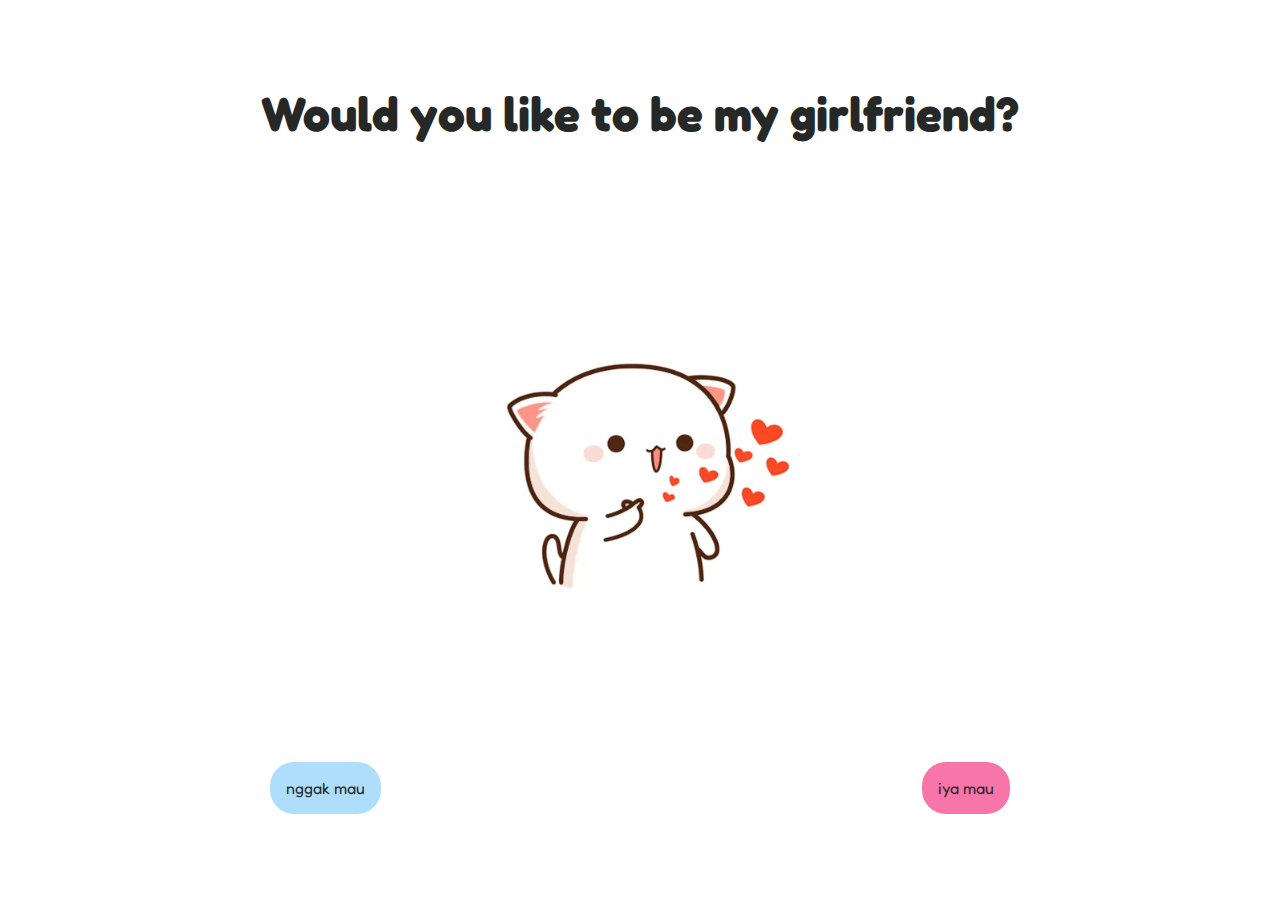
<file: index.html>
<!DOCTYPE html>
<html lang="en">
  <head>
    <meta charset="UTF-8" />
    <meta name="viewport" content="width=device-width, initial-scale=1.0" />
    <title>Semoga diterima</title>
    <link rel="preconnect" href="https://fonts.googleapis.com" />
    <link rel="preconnect" href="https://fonts.gstatic.com" crossorigin />
    <link href="https://fonts.googleapis.com/css2?family=Fredoka:wght@500&display=swap" rel="stylesheet" />
    <link rel="stylesheet" href="css/style.css" />
  </head>
  <body>
    <div class="wrapper">
      <div class="container header">
        <h1>Would you like to be my girlfriend?</h1>
      </div>
      <div class="main_content">
        <img src="resource/peach-goma-love-finger-hearts (1).gif" alt="ehe" />
      </div>

      <div class="button_wrapper">
        <button id="nggakMau" class="btn">nggak mau</button>
        <a href="pages/success.html"><button class="btn" id="mau">iya mau</button></a>
      </div>
    </div>

    <script src="https://ajax.googleapis.com/ajax/libs/jquery/3.7.1/jquery.min.js"></script>
    <script src="js/script.js"></script>
  </body>
</html>
</file>
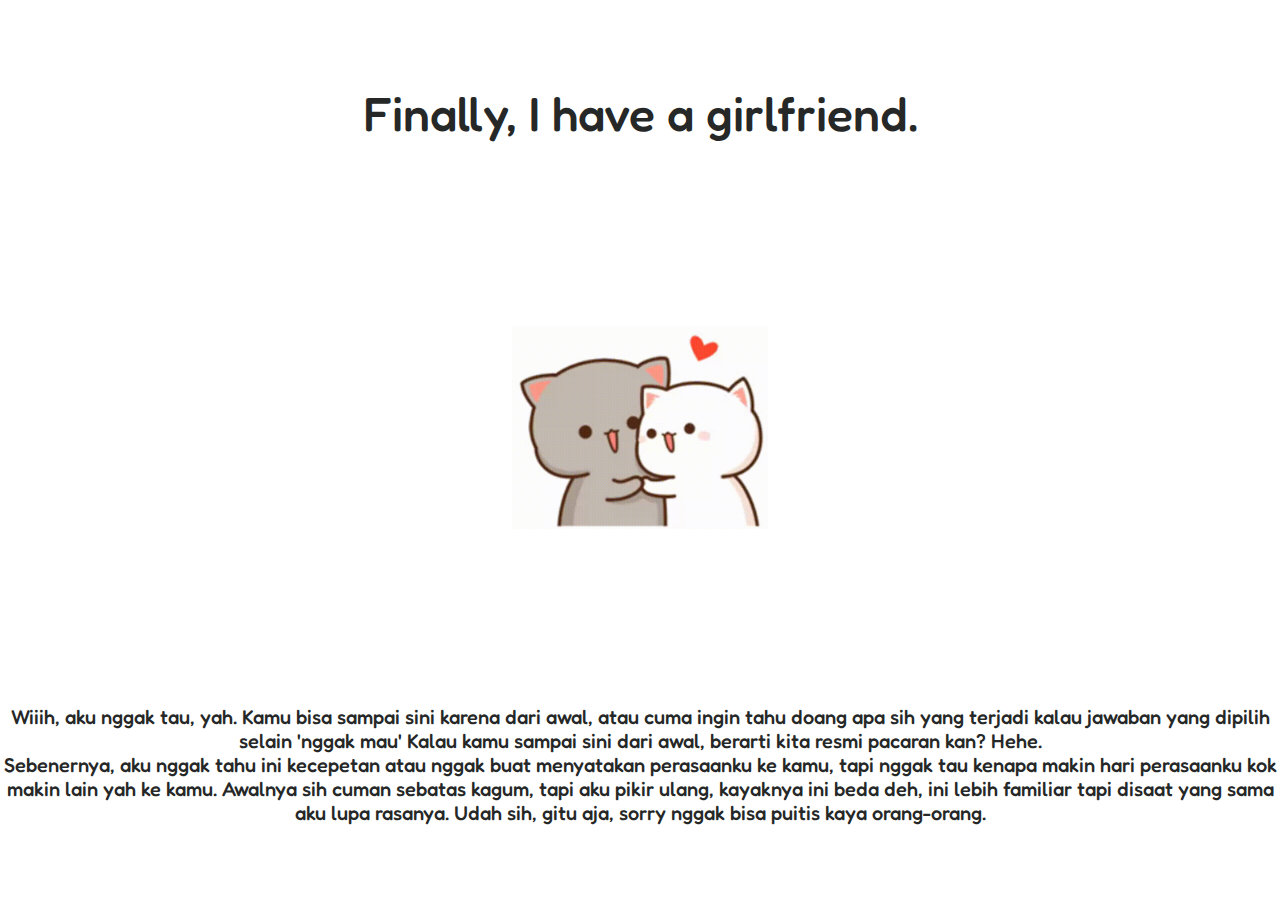
<file: success.html>
<!DOCTYPE html>
<html lang="en">
  <head>
    <meta charset="UTF-8" />
    <meta name="viewport" content="width=device-width, initial-scale=1.0" />
    <title>Finally, I have a girlfriend.</title>
    <link rel="preconnect" href="https://fonts.googleapis.com" />
    <link rel="preconnect" href="https://fonts.gstatic.com" crossorigin />
    <link href="https://fonts.googleapis.com/css2?family=Fredoka:wght@500&display=swap" rel="stylesheet" />
    <link rel="stylesheet" href="css/success.css" />
    <link href="https://cdn.jsdelivr.net/npm/bootstrap@5.3.2/dist/css/bootstrap.min.css" rel="stylesheet" integrity="sha384-T3c6CoIi6uLrA9TneNEoa7RxnatzjcDSCmG1MXxSR1GAsXEV/Dwwykc2MPK8M2HN" crossorigin="anonymous" />
  </head>
  <body>
    <div class="container">
      <div class="header">
        <h1>Finally, I have a girlfriend.</h1>
      </div>

      <div class="mainContent">
        <img class="image" src="resource/peach-goma-peach-and-goma.gif" alt="peach-goma-peach-and-goma" />
      </div>

      <div class="message">
        <div class="row pt-5">
          <div class="col-md-6">
            <p>
              Wiiih, aku nggak tau, yah. Kamu bisa sampai sini karena dari awal, atau cuma ingin tahu doang apa sih yang terjadi kalau jawaban yang dipilih selain 'nggak mau' Kalau kamu sampai sini dari awal, berarti kita resmi pacaran kan?
              Hehe.
            </p>
          </div>

          <div class="col-md-6">
            <p>
              Sebenernya, aku nggak tahu ini kecepetan atau nggak buat menyatakan perasaanku ke kamu, tapi nggak tau kenapa makin hari perasaanku kok makin lain yah ke kamu. Awalnya sih cuman sebatas kagum, tapi aku pikir ulang, kayaknya
              ini beda deh, ini lebih familiar tapi disaat yang sama aku lupa rasanya. Udah sih, gitu aja, sorry nggak bisa puitis kaya orang-orang.
            </p>
          </div>
        </div>
      </div>
    </div>

    <script src="https://ajax.googleapis.com/ajax/libs/jquery/3.7.1/jquery.min.js"></script>
    <script src="js/success.js"></script>
  </body>
</html>
</file>
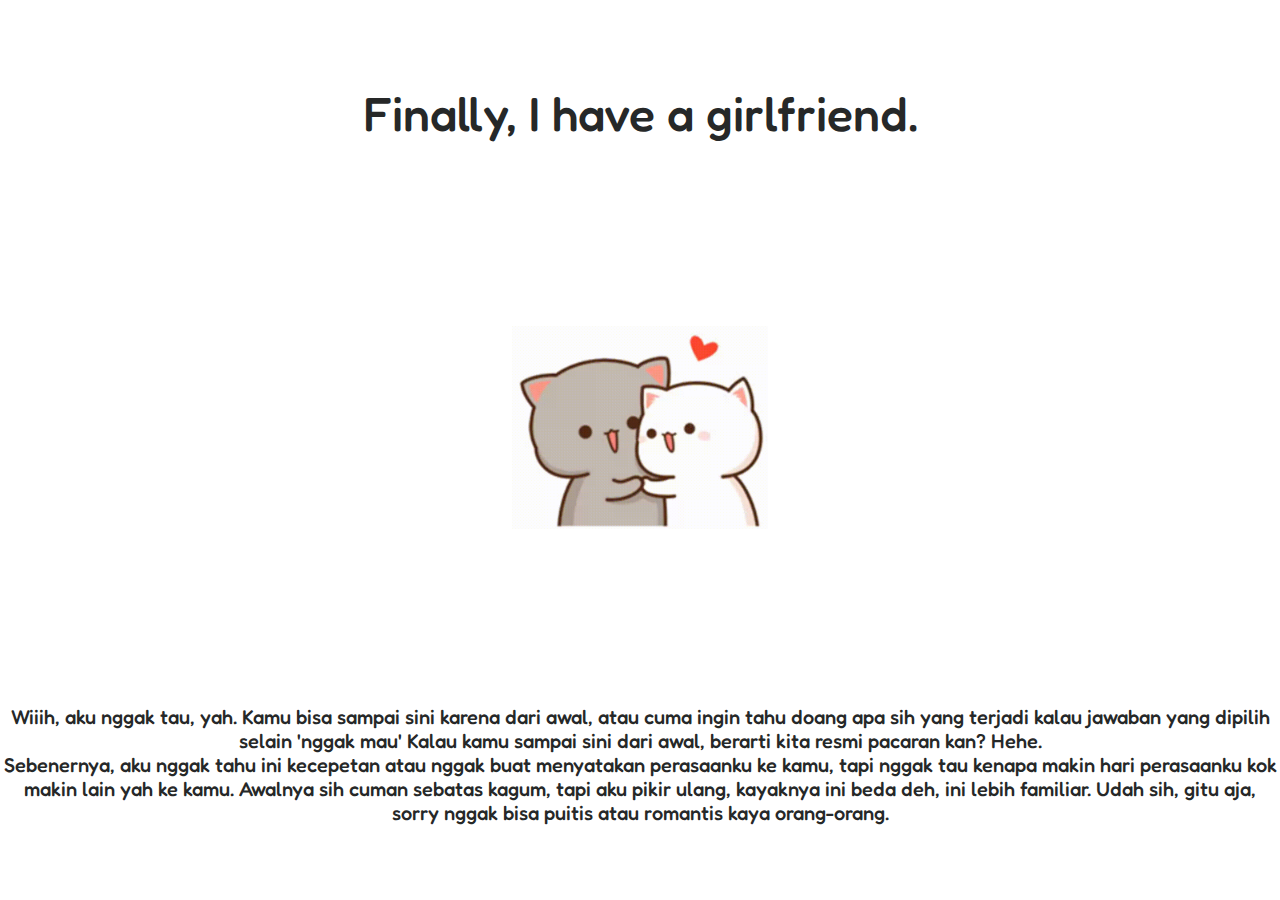
<file: pages/success.html>
<!DOCTYPE html>
<html lang="en">
  <head>
    <meta charset="UTF-8" />
    <meta name="viewport" content="width=device-width, initial-scale=1.0" />
    <title>Finally, I have a girlfriend.</title>
    <link rel="preconnect" href="https://fonts.googleapis.com" />
    <link rel="preconnect" href="https://fonts.gstatic.com" crossorigin />
    <link href="https://fonts.googleapis.com/css2?family=Fredoka:wght@500&display=swap" rel="stylesheet" />
    <link rel="stylesheet" href="../css/success.css" />
    <link href="https://cdn.jsdelivr.net/npm/bootstrap@5.3.2/dist/css/bootstrap.min.css" rel="stylesheet" integrity="sha384-T3c6CoIi6uLrA9TneNEoa7RxnatzjcDSCmG1MXxSR1GAsXEV/Dwwykc2MPK8M2HN" crossorigin="anonymous" />
  </head>
  <body>
    <div class="container">
      <div class="header">
        <h1>Finally, I have a girlfriend.</h1>
      </div>

      <div class="mainContent">
        <img class="image" src="../resource/peach-goma-peach-and-goma.gif" alt="peach-goma-peach-and-goma" />
      </div>

      <div class="message">
        <div class="row pt-5">
          <div class="col-md-6">
            <p>
              Wiiih, aku nggak tau, yah. Kamu bisa sampai sini karena dari awal, atau cuma ingin tahu doang apa sih yang terjadi kalau jawaban yang dipilih selain 'nggak mau' Kalau kamu sampai sini dari awal, berarti kita resmi pacaran kan?
              Hehe.
            </p>
          </div>

          <div class="col-md-6">
            <p>
              Sebenernya, aku nggak tahu ini kecepetan atau nggak buat menyatakan perasaanku ke kamu, tapi nggak tau kenapa makin hari perasaanku kok makin lain yah ke kamu. Awalnya sih cuman sebatas kagum, tapi aku pikir ulang, kayaknya
              ini beda deh, ini lebih familiar. Udah sih, gitu aja, sorry nggak bisa puitis atau romantis kaya orang-orang.
            </p>
          </div>
        </div>
      </div>
    </div>

    <script src="https://ajax.googleapis.com/ajax/libs/jquery/3.7.1/jquery.min.js"></script>
    <script src="../js/success.js"></script>
  </body>
</html>
</file>
<file: css/style.css>
* {
  margin: 0;
  padding: 0;
  font-family: "Fredoka", sans-serif;
  color: #262828;
}

.wrapper {
  height: 100vh;
}

.header {
  height: 25vh;
  display: flex;
  justify-content: center;
  align-items: center;
}

h1 {
  font-size: 3rem;
}

.main_content {
  height: 50vh;
  display: flex;
  justify-content: center;
  align-items: center;
}

.main_content > img {
  width: 24vw;
}

.button_wrapper {
  height: 25svb;
  display: flex;
  justify-content: space-around;
  align-items: center;
}

.btn {
  padding: 16px;
  border-radius: 24px;
  font-size: 1rem;
}

#nggakMau {
  border: none;
  background-color: #aedefc;
  position: relative;
}

#mau {
  border: none;
  background-color: #f875aa;
}

.url {
  text-decoration: none;
}

@media only screen and (max-width: 600px) {
  .main_content > img {
    width: 70vw;
  }

  h1 {
    font-size: 1.3rem;
  }

  .btn {
    padding: 12px;
    border-radius: 16px;
    font-size: 1rem;
  }

  p {
    text-align: justify;
  }
}
</file>
<file: css/success.css>
* {
  margin: 0;
  padding: 0;
  border: 0;
  font-family: "Fredoka", sans-serif;
  color: #262828;
  font-weight: 500;
}

.container {
  height: 100vh;
  height: 100svb;
}

.container > .header {
  height: 25vh;
  display: flex;
  justify-content: center;
  align-items: center;
}

.container > .header h1 {
  font-size: 3rem;
}

.container .mainContent {
  height: 45vh;
  display: flex;
  justify-content: center;
  align-items: center;
}

.container .image {
  width: 20vw;
}

.message {
  display: flex;
  height: 30vh;
  text-align: center;
  align-items: center;
  justify-content: center;
}

p {
  font-size: 1.25rem;
}

@media only screen and (max-width: 600px) {
  p {
    font-size: 1rem;
  }

  .container > .header {
    text-align: center;
  }

  .container .image {
    width: 45vw;
  }

  .container > .header h1 {
    font-size: 2.5rem;
  }
}
</file>
